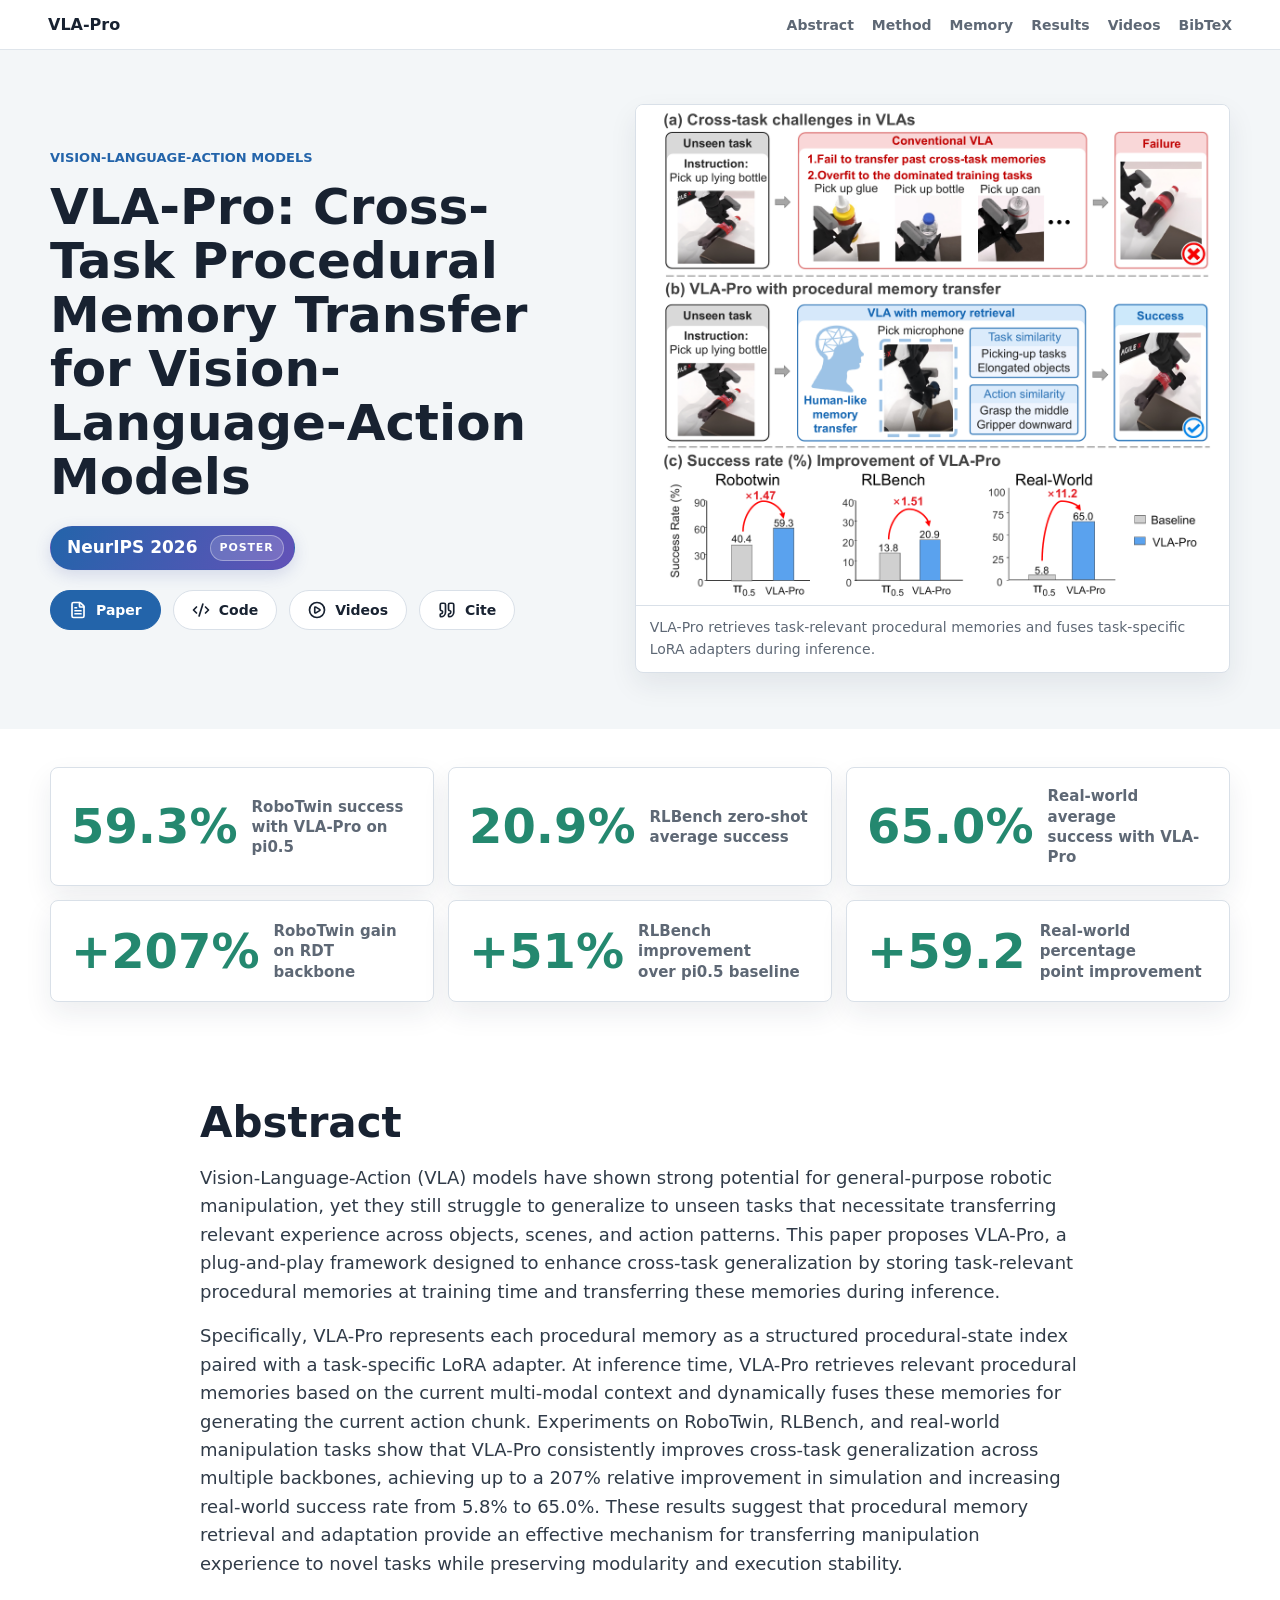
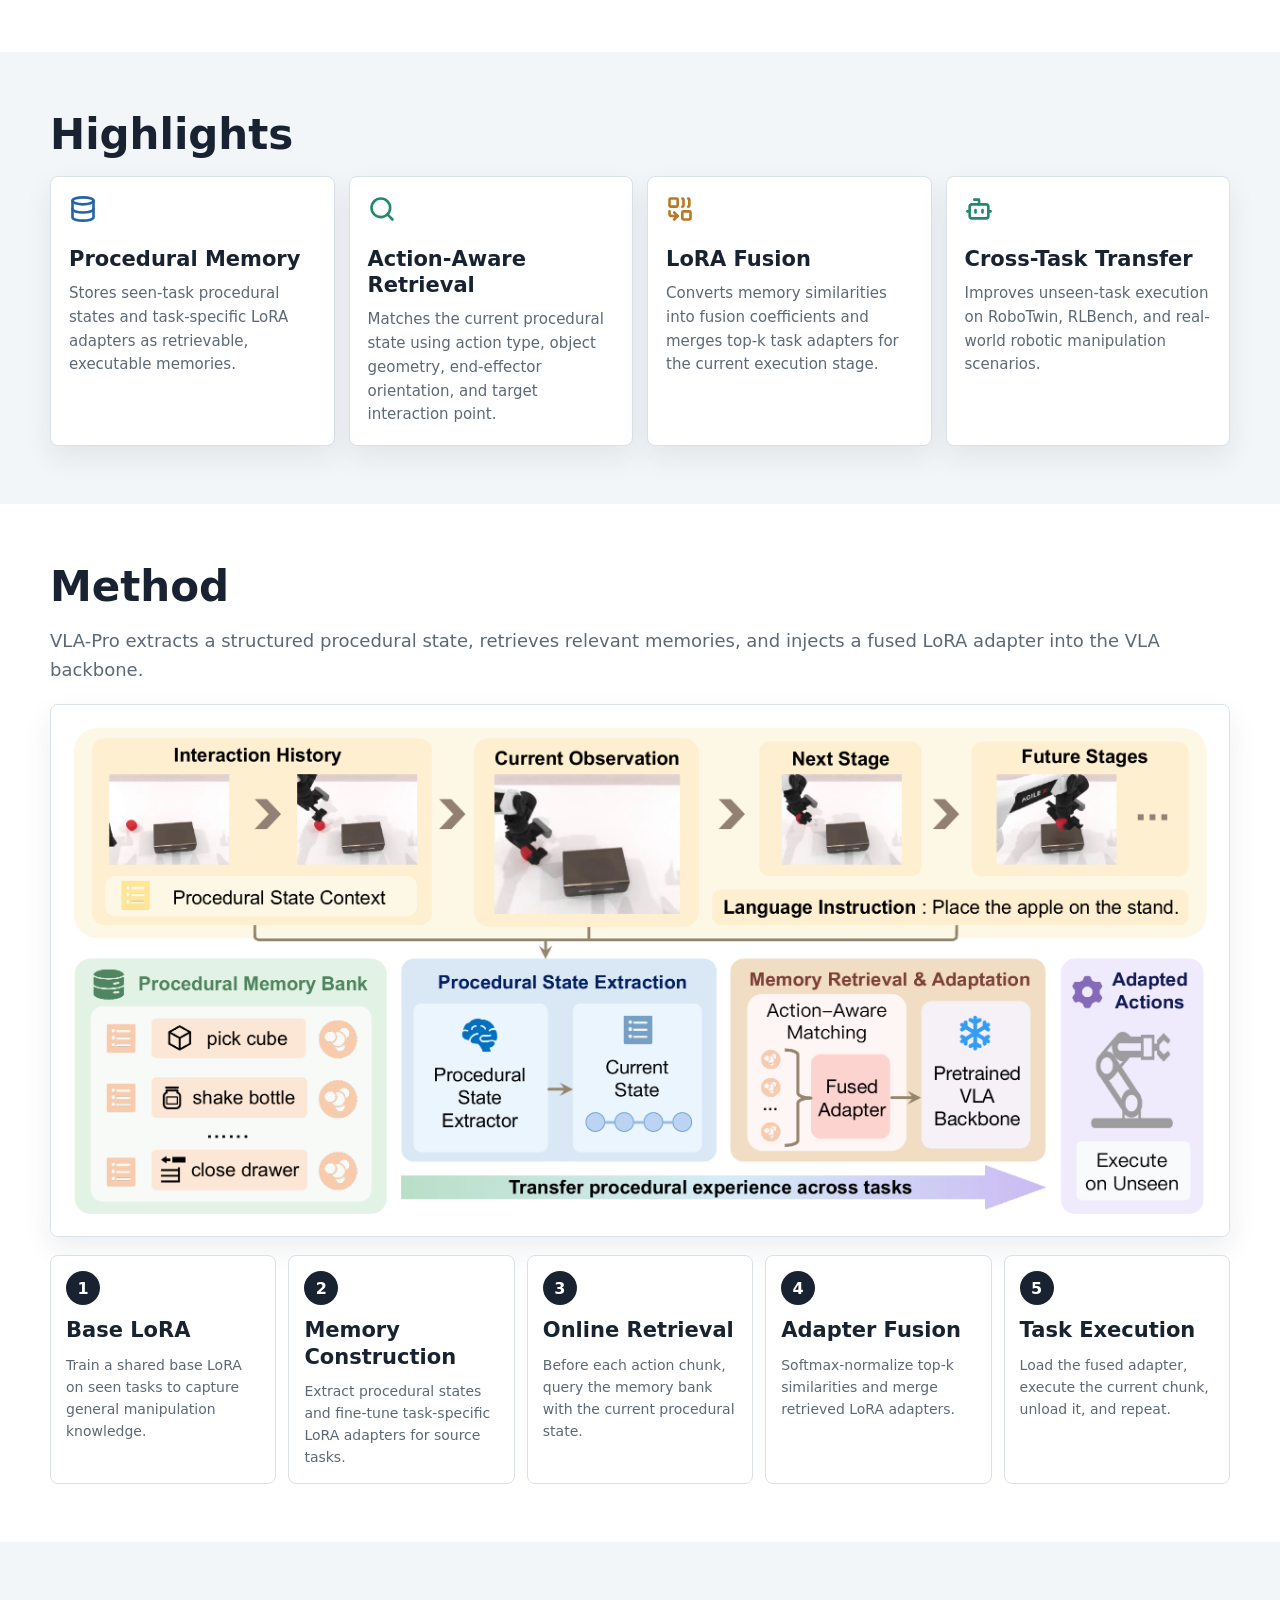
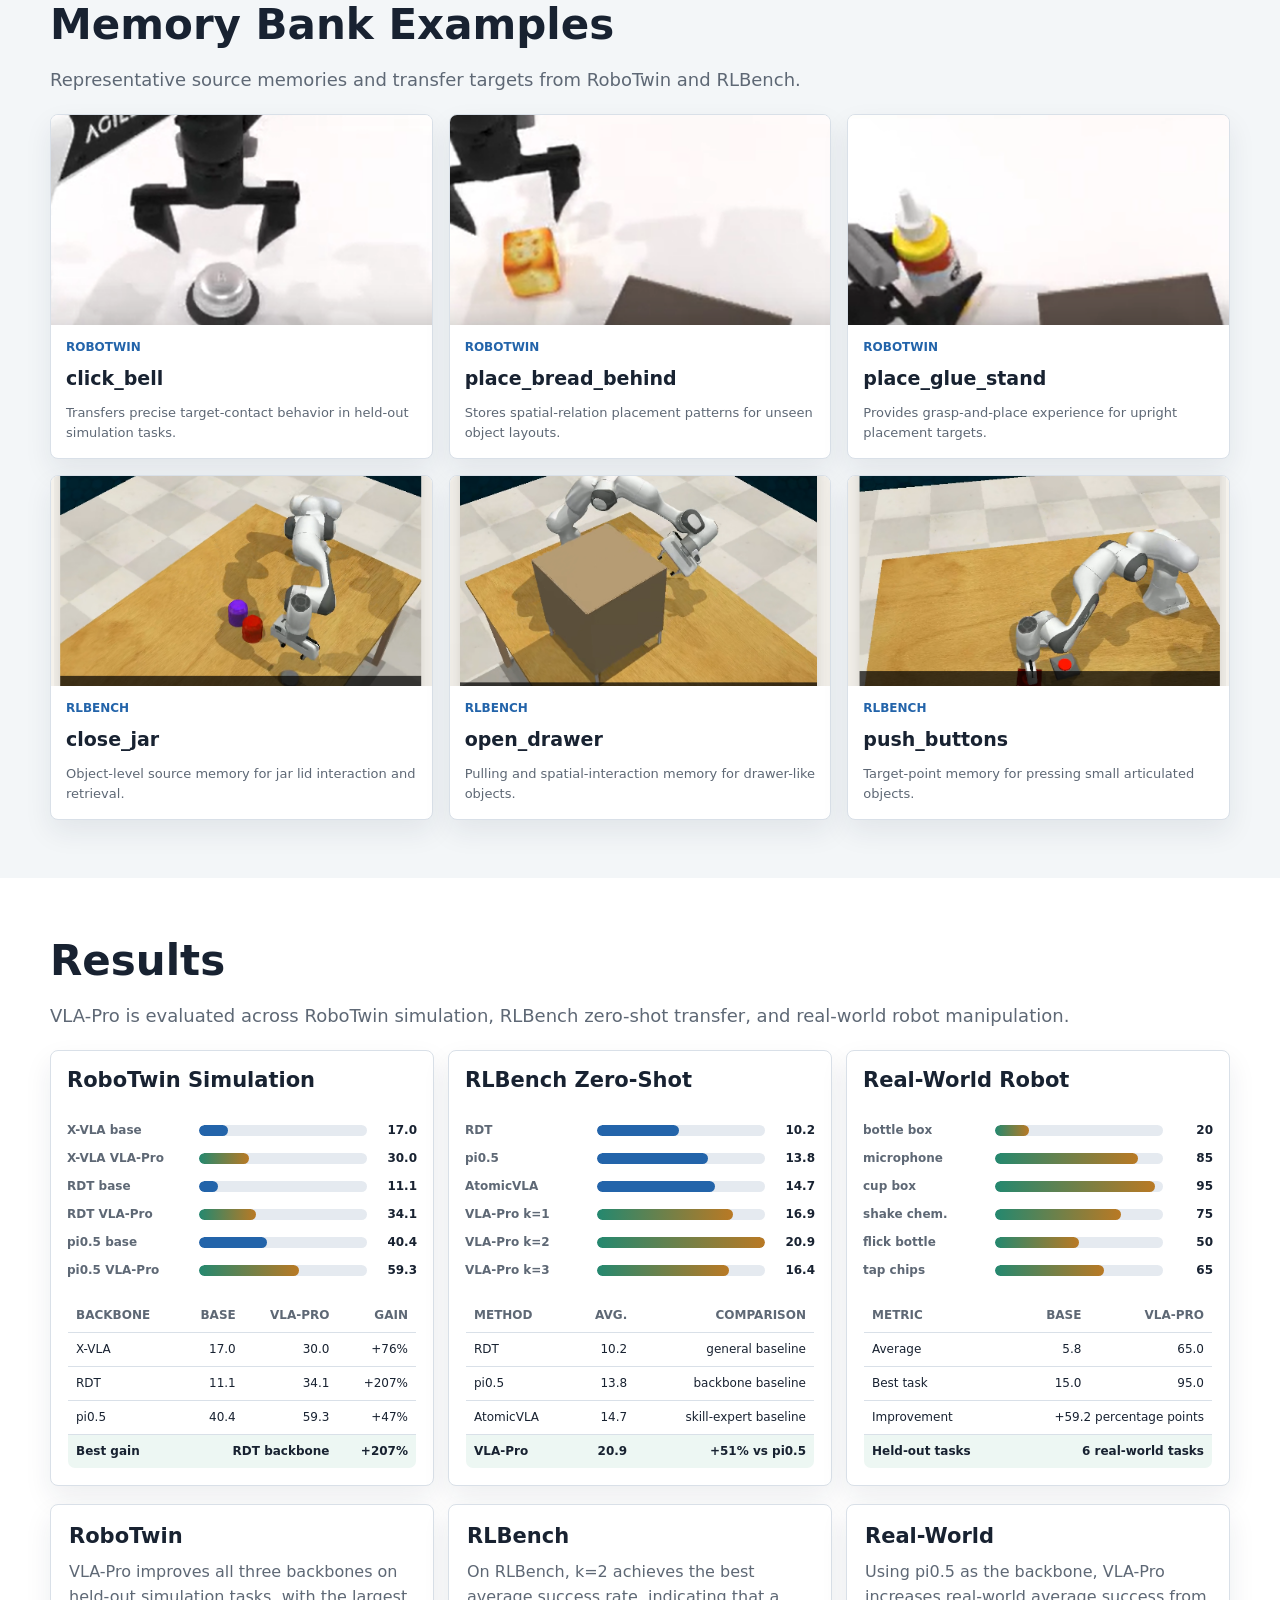
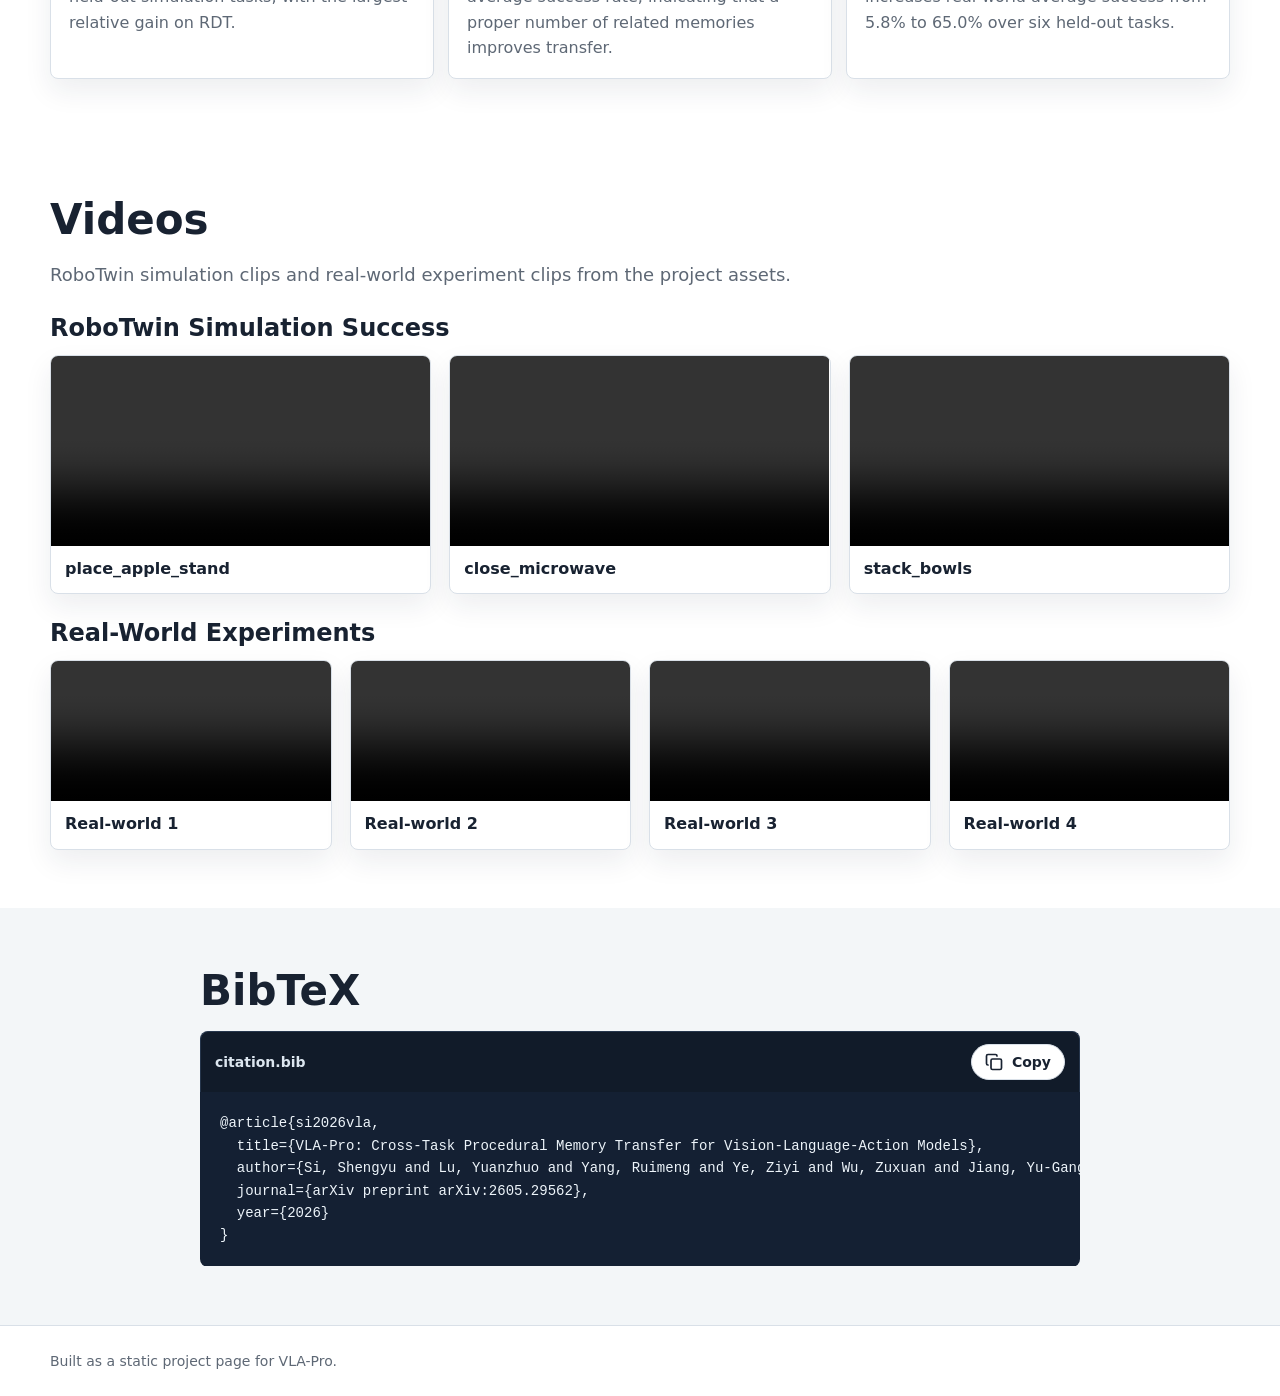
<file: index.html>
<!doctype html>
<html lang="en">
<head>
  <meta charset="utf-8">
  <meta name="viewport" content="width=device-width, initial-scale=1">
  <meta name="description" content="VLA-Pro project page: Cross-Task Procedural Memory Transfer for Vision-Language-Action Models.">
  <title>VLA-Pro: Cross-Task Procedural Memory Transfer</title>
  <link rel="stylesheet" href="styles.css">
</head>
<body>
  <header class="site-header">
    <a class="brand" href="#top">VLA-Pro</a>
    <nav class="nav-links" aria-label="Main navigation">
      <a href="#abstract">Abstract</a>
      <a href="#method">Method</a>
      <a href="#memory">Memory</a>
      <a href="#results">Results</a>
      <a href="#videos">Videos</a>
      <a href="#bibtex">BibTeX</a>
    </nav>
  </header>

  <main id="top">
    <section class="hero section-band">
      <div class="container hero-grid">
        <div class="hero-copy">
          <p class="eyebrow">Vision-Language-Action Models</p>
          <h1>VLA-Pro: Cross-Task Procedural Memory Transfer for Vision-Language-Action Models</h1>
          <p class="venue"><span>NeurIPS 2026</span><span class="venue-type">Poster</span></p>
          <div class="action-row" aria-label="Project links">
            <a class="button primary" href="https://arxiv.org/abs/2605.29562" target="_blank" rel="noreferrer">
              <i data-lucide="file-text"></i><span>Paper</span>
            </a>
            <a class="button" href="https://github.com/ketchup45/VLA-Pro" target="_blank" rel="noreferrer">
              <i data-lucide="code-2"></i><span>Code</span>
            </a>
            <a class="button" href="#videos">
              <i data-lucide="play-circle"></i><span>Videos</span>
            </a>
            <a class="button" href="#bibtex">
              <i data-lucide="quote"></i><span>Cite</span>
            </a>
          </div>
        </div>
        <figure class="hero-figure">
          <img src="assets/images/intro.png" alt="Overview of VLA-Pro.">
          <figcaption>VLA-Pro retrieves task-relevant procedural memories and fuses task-specific LoRA adapters during inference.</figcaption>
        </figure>
      </div>
    </section>

    <section class="quick-summary section">
      <div class="container summary-grid">
        <div class="summary-item"><span class="metric">59.3%</span><span class="metric-caption">RoboTwin success<br>with VLA-Pro on pi0.5</span></div>
        <div class="summary-item"><span class="metric">20.9%</span><span class="metric-caption">RLBench zero-shot<br>average success</span></div>
        <div class="summary-item"><span class="metric">65.0%</span><span class="metric-caption">Real-world average<br>success with VLA-Pro</span></div>
        <div class="summary-item"><span class="metric">+207%</span><span class="metric-caption">RoboTwin gain<br>on RDT backbone</span></div>
        <div class="summary-item"><span class="metric">+51%</span><span class="metric-caption">RLBench improvement<br>over pi0.5 baseline</span></div>
        <div class="summary-item"><span class="metric">+59.2</span><span class="metric-caption">Real-world percentage<br>point improvement</span></div>
      </div>
    </section>

    <section id="abstract" class="section">
      <div class="container narrow">
        <h2>Abstract</h2>
        <p>Vision-Language-Action&nbsp;(VLA) models have shown strong potential for general-purpose robotic manipulation, yet they still struggle to generalize to unseen tasks that necessitate transferring relevant experience across objects, scenes, and action patterns. This paper proposes VLA-Pro, a plug-and-play framework designed to enhance cross-task generalization by storing task-relevant procedural memories at training time and transferring these memories during inference.</p>
        <p>Specifically, VLA-Pro represents each procedural memory as a structured procedural-state index paired with a task-specific LoRA adapter. At inference time, VLA-Pro retrieves relevant procedural memories based on the current multi-modal context and dynamically fuses these memories for generating the current action chunk. Experiments on RoboTwin, RLBench, and real-world manipulation tasks show that VLA-Pro consistently improves cross-task generalization across multiple backbones, achieving up to a 207% relative improvement in simulation and increasing real-world success rate from 5.8% to 65.0%. These results suggest that procedural memory retrieval and adaptation provide an effective mechanism for transferring manipulation experience to novel tasks while preserving modularity and execution stability.</p>
      </div>
    </section>

    <section class="section-band">
      <div class="container">
        <h2>Highlights</h2>
        <div class="card-grid four">
          <article class="paper-card"><i data-lucide="database"></i><h3>Procedural Memory</h3><p>Stores seen-task procedural states and task-specific LoRA adapters as retrievable, executable memories.</p></article>
          <article class="paper-card"><i data-lucide="search"></i><h3>Action-Aware Retrieval</h3><p>Matches the current procedural state using action type, object geometry, end-effector orientation, and target interaction point.</p></article>
          <article class="paper-card"><i data-lucide="combine"></i><h3>LoRA Fusion</h3><p>Converts memory similarities into fusion coefficients and merges top-k task adapters for the current execution stage.</p></article>
          <article class="paper-card"><i data-lucide="bot"></i><h3>Cross-Task Transfer</h3><p>Improves unseen-task execution on RoboTwin, RLBench, and real-world robotic manipulation scenarios.</p></article>
        </div>
      </div>
    </section>

    <section id="method" class="section">
      <div class="container">
        <div class="section-heading">
          <h2>Method</h2>
          <p>VLA-Pro extracts a structured procedural state, retrieves relevant memories, and injects a fused LoRA adapter into the VLA backbone.</p>
        </div>
        <figure class="wide-figure">
          <img src="assets/images/method.png" alt="Figure 2: VLA-Pro method overview.">
        </figure>
        <div class="pipeline">
          <article><span>1</span><h3>Base LoRA</h3><p>Train a shared base LoRA on seen tasks to capture general manipulation knowledge.</p></article>
          <article><span>2</span><h3>Memory Construction</h3><p>Extract procedural states and fine-tune task-specific LoRA adapters for source tasks.</p></article>
          <article><span>3</span><h3>Online Retrieval</h3><p>Before each action chunk, query the memory bank with the current procedural state.</p></article>
          <article><span>4</span><h3>Adapter Fusion</h3><p>Softmax-normalize top-k similarities and merge retrieved LoRA adapters.</p></article>
          <article><span>5</span><h3>Task Execution</h3><p>Load the fused adapter, execute the current chunk, unload it, and repeat.</p></article>
        </div>
      </div>
    </section>

    <section id="memory" class="section-band">
      <div class="container">
        <div class="section-heading">
          <h2>Memory Bank Examples</h2>
          <p>Representative source memories and transfer targets from RoboTwin and RLBench.</p>
        </div>
        <div class="memory-columns">
          <div class="memory-column">
            <article class="task-card"><img src="assets/images/robotwin/click-bell.png" alt="RoboTwin click bell task."><p class="task-domain">RoboTwin</p><h3>click_bell</h3><p>Transfers precise target-contact behavior in held-out simulation tasks.</p></article>
            <article class="task-card"><img src="assets/images/close-jar.png" alt="RLBench close jar task."><p class="task-domain">RLBench</p><h3>close_jar</h3><p>Object-level source memory for jar lid interaction and retrieval.</p></article>
          </div>
          <div class="memory-column">
            <article class="task-card"><img src="assets/images/robotwin/place-bread-behind.png" alt="RoboTwin place bread behind task."><p class="task-domain">RoboTwin</p><h3>place_bread_behind</h3><p>Stores spatial-relation placement patterns for unseen object layouts.</p></article>
            <article class="task-card"><img src="assets/images/open-drawer.png" alt="RLBench open drawer task."><p class="task-domain">RLBench</p><h3>open_drawer</h3><p>Pulling and spatial-interaction memory for drawer-like objects.</p></article>
          </div>
          <div class="memory-column">
            <article class="task-card"><img src="assets/images/robotwin/place-glue-stand.png" alt="RoboTwin place glue on stand task."><p class="task-domain">RoboTwin</p><h3>place_glue_stand</h3><p>Provides grasp-and-place experience for upright placement targets.</p></article>
            <article class="task-card"><img src="assets/images/push-buttons.png" alt="RLBench push buttons task."><p class="task-domain">RLBench</p><h3>push_buttons</h3><p>Target-point memory for pressing small articulated objects.</p></article>
          </div>
        </div>
      </div>
    </section>

    <section id="results" class="section">
      <div class="container">
        <div class="section-heading">
          <h2>Results</h2>
          <p>VLA-Pro is evaluated across RoboTwin simulation, RLBench zero-shot transfer, and real-world robot manipulation.</p>
        </div>
        <div class="results-columns">
          <article class="result-column">
            <h3>RoboTwin Simulation</h3>
            <div class="bar-chart" aria-label="RoboTwin results">
              <div class="bar-row"><span>X-VLA base</span><div><b style="width:17%"></b></div><em>17.0</em></div>
              <div class="bar-row accent"><span>X-VLA VLA-Pro</span><div><b style="width:30%"></b></div><em>30.0</em></div>
              <div class="bar-row"><span>RDT base</span><div><b style="width:11.1%"></b></div><em>11.1</em></div>
              <div class="bar-row accent"><span>RDT VLA-Pro</span><div><b style="width:34.1%"></b></div><em>34.1</em></div>
              <div class="bar-row"><span>pi0.5 base</span><div><b style="width:40.4%"></b></div><em>40.4</em></div>
              <div class="bar-row accent"><span>pi0.5 VLA-Pro</span><div><b style="width:59.3%"></b></div><em>59.3</em></div>
            </div>
            <table class="mini-result-table">
              <thead><tr><th>Backbone</th><th>Base</th><th>VLA-Pro</th><th>Gain</th></tr></thead>
              <tbody><tr><td>X-VLA</td><td>17.0</td><td>30.0</td><td>+76%</td></tr><tr><td>RDT</td><td>11.1</td><td>34.1</td><td>+207%</td></tr><tr><td>pi0.5</td><td>40.4</td><td>59.3</td><td>+47%</td></tr><tr class="highlight-row"><td>Best gain</td><td colspan="2">RDT backbone</td><td>+207%</td></tr></tbody>
            </table>
          </article>
          <article class="result-column">
            <h3>RLBench Zero-Shot</h3>
            <div class="bar-chart" aria-label="RLBench results">
              <div class="bar-row"><span>RDT</span><div><b style="width:48.8%"></b></div><em>10.2</em></div>
              <div class="bar-row"><span>pi0.5</span><div><b style="width:66%"></b></div><em>13.8</em></div>
              <div class="bar-row"><span>AtomicVLA</span><div><b style="width:70.3%"></b></div><em>14.7</em></div>
              <div class="bar-row accent"><span>VLA-Pro k=1</span><div><b style="width:80.9%"></b></div><em>16.9</em></div>
              <div class="bar-row accent"><span>VLA-Pro k=2</span><div><b style="width:100%"></b></div><em>20.9</em></div>
              <div class="bar-row accent"><span>VLA-Pro k=3</span><div><b style="width:78.5%"></b></div><em>16.4</em></div>
            </div>
            <table class="mini-result-table">
              <thead><tr><th>Method</th><th>Avg.</th><th>Comparison</th></tr></thead>
              <tbody><tr><td>RDT</td><td>10.2</td><td>general baseline</td></tr><tr><td>pi0.5</td><td>13.8</td><td>backbone baseline</td></tr><tr><td>AtomicVLA</td><td>14.7</td><td>skill-expert baseline</td></tr><tr class="highlight-row"><td>VLA-Pro</td><td>20.9</td><td>+51% vs pi0.5</td></tr></tbody>
            </table>
          </article>
          <article class="result-column">
            <h3>Real-World Robot</h3>
            <div class="bar-chart" aria-label="Real-world results">
              <div class="bar-row accent"><span>bottle box</span><div><b style="width:20%"></b></div><em>20</em></div>
              <div class="bar-row accent"><span>microphone</span><div><b style="width:85%"></b></div><em>85</em></div>
              <div class="bar-row accent"><span>cup box</span><div><b style="width:95%"></b></div><em>95</em></div>
              <div class="bar-row accent"><span>shake chem.</span><div><b style="width:75%"></b></div><em>75</em></div>
              <div class="bar-row accent"><span>flick bottle</span><div><b style="width:50%"></b></div><em>50</em></div>
              <div class="bar-row accent"><span>tap chips</span><div><b style="width:65%"></b></div><em>65</em></div>
            </div>
            <table class="mini-result-table">
              <thead><tr><th>Metric</th><th>Base</th><th>VLA-Pro</th></tr></thead>
              <tbody><tr><td>Average</td><td>5.8</td><td>65.0</td></tr><tr><td>Best task</td><td>15.0</td><td>95.0</td></tr><tr><td>Improvement</td><td colspan="2">+59.2 percentage points</td></tr><tr class="highlight-row"><td>Held-out tasks</td><td colspan="2">6 real-world tasks</td></tr></tbody>
            </table>
          </article>
        </div>
        <div class="card-grid three">
          <article class="paper-card compact"><h3>RoboTwin</h3><p>VLA-Pro improves all three backbones on held-out simulation tasks, with the largest relative gain on RDT.</p></article>
          <article class="paper-card compact"><h3>RLBench</h3><p>On RLBench, k=2 achieves the best average success rate, indicating that a proper number of related memories improves transfer.</p></article>
          <article class="paper-card compact"><h3>Real-World</h3><p>Using pi0.5 as the backbone, VLA-Pro increases real-world average success from 5.8% to 65.0% over six held-out tasks.</p></article>
        </div>
      </div>
    </section>

    <section id="videos" class="section">
      <div class="container">
        <div class="section-heading">
          <h2>Videos</h2>
          <p>RoboTwin simulation clips and real-world experiment clips from the project assets.</p>
        </div>
        <h3 class="subsection-title">RoboTwin Simulation Success</h3>
        <div class="video-grid three">
          <article class="video-card"><video controls preload="metadata" muted playsinline src="assets/videos/robotwin/place-apple-stand.mp4"></video><h4>place_apple_stand</h4></article>
          <article class="video-card"><video controls preload="metadata" muted playsinline src="assets/videos/robotwin/close-microwave.mp4"></video><h4>close_microwave</h4></article>
          <article class="video-card"><video controls preload="metadata" muted playsinline src="assets/videos/robotwin/stack-bowls.mp4"></video><h4>stack_bowls</h4></article>
        </div>
        <h3 class="subsection-title">Real-World Experiments</h3>
        <div class="video-grid four">
          <article class="video-card"><video controls preload="metadata" muted playsinline src="assets/videos/real-world/1.mp4"></video><h4>Real-world 1</h4></article>
          <article class="video-card"><video controls preload="metadata" muted playsinline src="assets/videos/real-world/2.mp4"></video><h4>Real-world 2</h4></article>
          <article class="video-card"><video controls preload="metadata" muted playsinline src="assets/videos/real-world/3.mp4"></video><h4>Real-world 3</h4></article>
          <article class="video-card"><video controls preload="metadata" muted playsinline src="assets/videos/real-world/4.mp4"></video><h4>Real-world 4</h4></article>
        </div>
      </div>
    </section>

    <section id="bibtex" class="section-band">
      <div class="container narrow">
        <h2>BibTeX</h2>
        <div class="code-header">
          <span>citation.bib</span>
          <button class="copy-button" type="button" data-copy-target="bibtex-code"><i data-lucide="copy"></i><span>Copy</span></button>
        </div>
        <pre><code id="bibtex-code">@article{si2026vla,
  title={VLA-Pro: Cross-Task Procedural Memory Transfer for Vision-Language-Action Models},
  author={Si, Shengyu and Lu, Yuanzhuo and Yang, Ruimeng and Ye, Ziyi and Wu, Zuxuan and Jiang, Yu-Gang},
  journal={arXiv preprint arXiv:2605.29562},
  year={2026}
}</code></pre>
      </div>
    </section>
  </main>

  <footer class="site-footer">
    <div class="container footer-grid">
      <p>Built as a static project page for VLA-Pro.</p>
    </div>
  </footer>

  <script src="assets/vendor/lucide.min.js"></script>
  <script src="script.js"></script>
</body>
</html>
</file>
<file: styles.css>
:root {
  --ink: #182231;
  --muted: #5e6875;
  --line: #d9e0e8;
  --paper: #ffffff;
  --wash: #f3f6f8;
  --blue: #2364aa;
  --green: #24886f;
  --gold: #b97924;
  --shadow: 0 12px 28px rgba(29, 42, 59, 0.08);
}

* { box-sizing: border-box; }
html { scroll-behavior: smooth; }
body {
  margin: 0;
  background: var(--paper);
  color: var(--ink);
  font-family: Inter, ui-sans-serif, system-ui, -apple-system, BlinkMacSystemFont, "Segoe UI", Arial, sans-serif;
  line-height: 1.58;
}
img, video { max-width: 100%; }
a { color: inherit; }

.site-header {
  position: sticky;
  top: 0;
  z-index: 10;
  display: flex;
  align-items: center;
  justify-content: space-between;
  gap: 24px;
  padding: 12px clamp(18px, 4vw, 48px);
  background: rgba(255, 255, 255, 0.92);
  border-bottom: 1px solid rgba(217, 224, 232, 0.84);
  backdrop-filter: blur(12px);
}

.brand {
  font-weight: 800;
  text-decoration: none;
}

.nav-links {
  display: flex;
  flex-wrap: wrap;
  gap: 18px;
  color: var(--muted);
  font-size: 14px;
  font-weight: 700;
}

.nav-links a { text-decoration: none; }
.nav-links a:hover { color: var(--blue); }

.section, .section-band { padding: clamp(34px, 5vw, 58px) 0; }
.section-band { background: var(--wash); }
.container { width: min(1180px, calc(100% - 36px)); margin: 0 auto; }
.narrow { width: min(880px, calc(100% - 36px)); }

.hero {
  padding-top: clamp(32px, 5vw, 54px);
  padding-bottom: clamp(34px, 5vw, 56px);
}

.hero-grid {
  display: grid;
  grid-template-columns: minmax(0, 0.95fr) minmax(420px, 1.05fr);
  gap: clamp(24px, 4vw, 46px);
  align-items: center;
}

.eyebrow {
  margin: 0 0 12px;
  color: var(--blue);
  font-size: 13px;
  font-weight: 850;
  letter-spacing: 0;
  text-transform: uppercase;
}

h1, h2, h3, h4, p { overflow-wrap: normal; }
h1 {
  max-width: 820px;
  margin: 0;
  font-size: clamp(31px, 4.2vw, 50px);
  line-height: 1.08;
  letter-spacing: 0;
}
h2 { margin: 0 0 16px; font-size: clamp(28px, 3.4vw, 42px); line-height: 1.18; letter-spacing: 0; }
h3 { margin: 0 0 10px; font-size: 21px; line-height: 1.25; }
h4 { margin: 12px 14px 14px; font-size: 16px; line-height: 1.35; }

.venue {
  display: inline-flex;
  align-items: center;
  gap: 12px;
  margin: 22px 0 0;
  padding: 8px 10px 8px 16px;
  border: 1px solid rgba(71, 87, 178, 0.3);
  border-radius: 999px;
  background: linear-gradient(115deg, #2364aa, #6352b8);
  box-shadow: 0 5px 16px rgba(65, 82, 164, 0.18);
  color: #fff;
  font-size: 17px;
  font-weight: 800;
  line-height: 1.4;
}
.venue-type {
  padding: 4px 9px;
  border: 1px solid rgba(255, 255, 255, 0.35);
  border-radius: 999px;
  background: rgba(255, 255, 255, 0.16);
  font-size: 11px;
  font-weight: 700;
  letter-spacing: 0.08em;
  text-transform: uppercase;
}
.action-row { display: flex; flex-wrap: wrap; gap: 12px; margin-top: 20px; }

.button, .copy-button {
  display: inline-flex;
  min-height: 40px;
  align-items: center;
  justify-content: center;
  gap: 9px;
  border: 1px solid var(--line);
  border-radius: 999px;
  background: var(--paper);
  color: var(--ink);
  font: inherit;
  font-size: 14px;
  font-weight: 800;
  line-height: 1;
  text-decoration: none;
  cursor: pointer;
  transition: transform 0.18s ease, border-color 0.18s ease, background 0.18s ease;
}
.button { padding: 0 18px; }
.copy-button { min-height: 36px; padding: 0 13px; }
.button svg, .copy-button svg, .paper-card svg { width: 18px; height: 18px; stroke-width: 2.25; }
.button.primary { border-color: var(--blue); background: var(--blue); color: var(--paper); }
.button:hover, .copy-button:hover { transform: translateY(-1px); border-color: var(--blue); }

.hero-figure, .wide-figure, .image-grid figure { margin: 0; }
.hero-figure, .wide-figure {
  overflow: hidden;
  border: 1px solid var(--line);
  border-radius: 8px;
  background: var(--paper);
  box-shadow: var(--shadow);
}
.hero-figure img, .wide-figure img {
  display: block;
  width: 100%;
  background: var(--paper);
  object-fit: contain;
}
.hero-figure img { max-height: 500px; }
.hero-figure figcaption {
  padding: 10px 14px 12px;
  border-top: 1px solid var(--line);
  color: var(--muted);
  font-size: 14px;
}

.summary-grid {
  display: grid;
  grid-template-columns: repeat(3, minmax(0, 1fr));
  gap: 14px;
}
.quick-summary { padding: clamp(24px, 3vw, 38px) 0; }
.summary-item, .paper-card, .task-card, .result-panel, .result-column, .video-card {
  border: 1px solid var(--line);
  border-radius: 8px;
  background: var(--paper);
  box-shadow: var(--shadow);
}
.summary-item {
  display: grid;
  grid-template-columns: auto minmax(0, 1fr);
  align-items: center;
  min-height: 102px;
  gap: 14px;
  padding: 18px 20px;
}
.metric {
  display: block;
  color: var(--green);
  font-size: clamp(34px, 4vw, 48px);
  font-weight: 900;
  line-height: 0.95;
  white-space: nowrap;
}
.metric-caption {
  display: block;
  color: var(--muted);
  font-size: 15px;
  font-weight: 800;
  line-height: 1.35;
  overflow-wrap: normal;
}

.narrow p { margin: 0 0 16px; color: #303b48; font-size: 18px; }
.section-heading { max-width: none; margin-bottom: 20px; }
.section-heading p { margin: 0; color: var(--muted); font-size: 18px; }

.card-grid { display: grid; gap: 14px; }
.card-grid.four { grid-template-columns: repeat(4, minmax(0, 1fr)); }
.card-grid.three { grid-template-columns: repeat(3, minmax(0, 1fr)); margin-top: 18px; }
.paper-card { padding: 18px; }
.paper-card svg { width: 28px; height: 28px; margin-bottom: 16px; color: var(--blue); }
.paper-card:nth-child(2n) svg { color: var(--green); }
.paper-card:nth-child(3n) svg { color: var(--gold); }
.paper-card p { margin: 0; color: var(--muted); font-size: 15px; }
.paper-card.compact p { font-size: 16px; }

.wide-figure { margin-bottom: 18px; }
.wide-figure img { padding: clamp(12px, 2vw, 22px); }

.pipeline {
  display: grid;
  grid-template-columns: repeat(5, minmax(0, 1fr));
  gap: 12px;
}
.pipeline article {
  min-height: 100%;
  padding: 15px;
  border: 1px solid var(--line);
  border-radius: 8px;
  background: #fff;
}
.pipeline span {
  display: grid;
  width: 34px;
  height: 34px;
  margin-bottom: 12px;
  place-items: center;
  border-radius: 50%;
  background: var(--ink);
  color: var(--paper);
  font-weight: 900;
}
.pipeline p { margin: 0; color: var(--muted); font-size: 14px; }

.memory-columns {
  display: grid;
  grid-template-columns: repeat(3, minmax(0, 1fr));
  gap: 16px;
}
.memory-column { display: grid; gap: 16px; }
.task-card { overflow: hidden; }
.task-card img {
  display: block;
  width: 100%;
  height: 210px;
  background: #fff;
  object-fit: cover;
  object-position: center;
}
.task-card h3, .task-card p { margin-left: 15px; margin-right: 15px; }
.task-card h3 { margin-top: 8px; font-size: 19px; }
.task-card p { margin-bottom: 16px; color: var(--muted); font-size: 13px; line-height: 1.5; }
.task-card .task-domain {
  display: inline-block;
  margin-top: 13px;
  margin-bottom: 0;
  color: var(--blue);
  font-size: 12px;
  font-weight: 900;
  text-transform: uppercase;
}

.results-columns {
  display: grid;
  grid-template-columns: repeat(3, minmax(0, 1fr));
  align-items: stretch;
  gap: 14px;
}
.result-column {
  display: flex;
  min-height: 100%;
  flex-direction: column;
  gap: 14px;
  padding: 16px;
}
.result-column h3 { min-height: 30px; }
.bar-chart { display: grid; gap: 9px; }
.bar-row {
  display: grid;
  grid-template-columns: minmax(92px, 122px) minmax(70px, 1fr) 40px;
  gap: 10px;
  align-items: center;
  color: var(--muted);
  font-size: 12px;
  font-weight: 750;
}
.bar-row div { height: 11px; overflow: hidden; border-radius: 999px; background: #e5eaf0; }
.bar-row b { display: block; height: 100%; border-radius: inherit; background: var(--blue); }
.bar-row.accent b { background: linear-gradient(90deg, var(--green), var(--gold)); }
.bar-row em { color: var(--ink); font-style: normal; text-align: right; }

table { width: 100%; border-collapse: collapse; font-size: 13px; }
th, td { padding: 8px 10px; border-top: 1px solid var(--line); text-align: right; }
th:first-child, td:first-child { text-align: left; }
thead th { color: var(--muted); font-size: 12px; text-transform: uppercase; }
.highlight-row { background: #edf7f3; font-weight: 850; }
.mini-result-table {
  min-width: 0;
  margin-top: 4px;
  border: 1px solid var(--line);
  border-radius: 8px;
  overflow: hidden;
  font-size: 12px;
}
.mini-result-table th, .mini-result-table td { padding: 7px 8px; }
.mini-result-table th { white-space: nowrap; }

.subsection-title { margin: 24px 0 12px; font-size: 24px; }
.video-grid { display: grid; gap: 18px; }
.video-grid.three { grid-template-columns: repeat(3, minmax(0, 1fr)); }
.video-grid.four { grid-template-columns: repeat(4, minmax(0, 1fr)); }
.video-card { overflow: hidden; }
.video-card video {
  display: block;
  width: 100%;
  height: auto;
}

.code-header {
  display: flex;
  align-items: center;
  justify-content: space-between;
  gap: 14px;
  padding: 12px 14px;
  border: 1px solid #26364c;
  border-bottom: 0;
  border-radius: 8px 8px 0 0;
  background: #111b29;
  color: #dce6ef;
  font-size: 14px;
  font-weight: 800;
}
pre {
  margin: 0;
  overflow-x: auto;
  padding: 20px;
  border-radius: 0 0 8px 8px;
  background: #142033;
  color: #edf4fa;
  font-size: 14px;
  line-height: 1.6;
}

.site-footer {
  padding: 24px 0;
  border-top: 1px solid var(--line);
  background: #fff;
  color: var(--muted);
  font-size: 14px;
}
.footer-grid { display: flex; flex-wrap: wrap; align-items: center; justify-content: space-between; gap: 12px; }
.site-footer p { margin: 0; }

@media (max-width: 1050px) {
  .hero-grid,
  .card-grid.four,
  .pipeline,
  .memory-columns,
  .results-columns,
  .video-grid.three,
  .video-grid.four {
    grid-template-columns: repeat(2, minmax(0, 1fr));
  }
  .hero-grid { align-items: start; }
}

@media (max-width: 720px) {
  .site-header { position: static; align-items: flex-start; flex-direction: column; }
  .nav-links { gap: 12px 16px; }
  .hero-grid,
  .summary-grid,
  .card-grid.four,
  .card-grid.three,
  .pipeline,
  .memory-columns,
  .results-columns,
  .video-grid.three,
  .video-grid.four {
    grid-template-columns: 1fr;
  }
  .bar-row { grid-template-columns: minmax(78px, 116px) minmax(80px, 1fr) 40px; }
  .summary-item { gap: 14px; padding: 16px 18px; }
  .metric-caption { font-size: 15px; }
  .button { width: calc(50% - 6px); padding-left: 12px; padding-right: 12px; }
  .footer-grid { display: block; }
}
</file>
